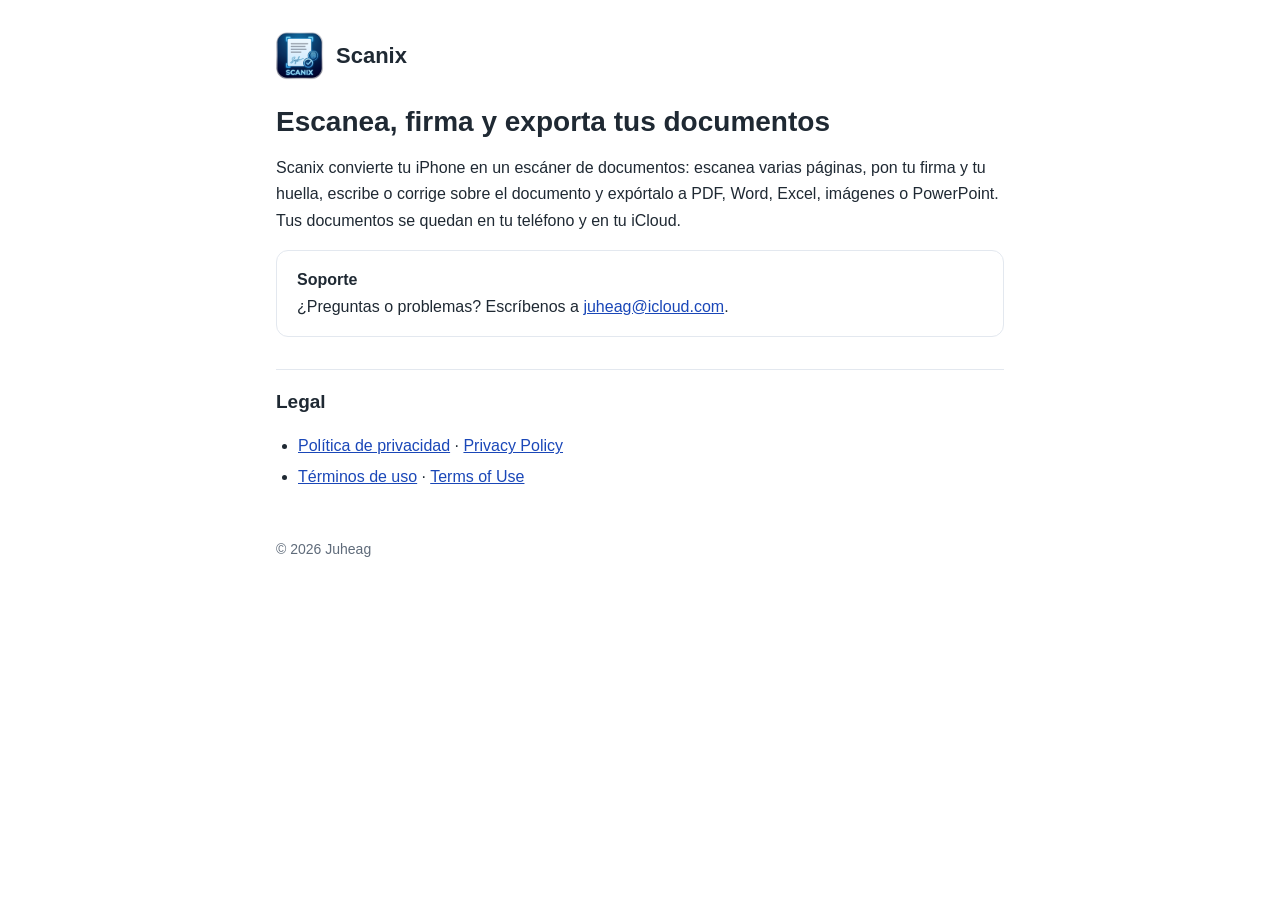
<file: index.html>
<!DOCTYPE html>
<html lang="es">
<head>
<meta charset="utf-8">
<meta name="viewport" content="width=device-width, initial-scale=1">
<title>Scanix</title>
<meta name="description" content="Escanea, firma, pon tu huella, edita y exporta documentos desde tu iPhone.">
<link rel="icon" href="icon.png">
<link rel="stylesheet" href="style.css">
</head>
<body>
<main>
<header><img src="icon.png" alt=""><a href="index.html">Scanix</a></header>

<h1>Escanea, firma y exporta tus documentos</h1>
<p>Scanix convierte tu iPhone en un escáner de documentos: escanea varias páginas, pon tu firma y tu huella, escribe o corrige sobre el documento y expórtalo a PDF, Word, Excel, imágenes o PowerPoint. Tus documentos se quedan en tu teléfono y en tu iCloud.</p>

<div class="card">
  <strong>Soporte</strong><br>
  ¿Preguntas o problemas? Escríbenos a <a href="mailto:juheag@icloud.com">juheag@icloud.com</a>.
</div>

<h2>Legal</h2>
<ul>
  <li><a href="privacidad.html">Política de privacidad</a> · <a href="privacy.html">Privacy Policy</a></li>
  <li><a href="terminos.html">Términos de uso</a> · <a href="terms.html">Terms of Use</a></li>
</ul>

<footer>© 2026 Juheag </footer>
</main>
</body>
</html>
</file>
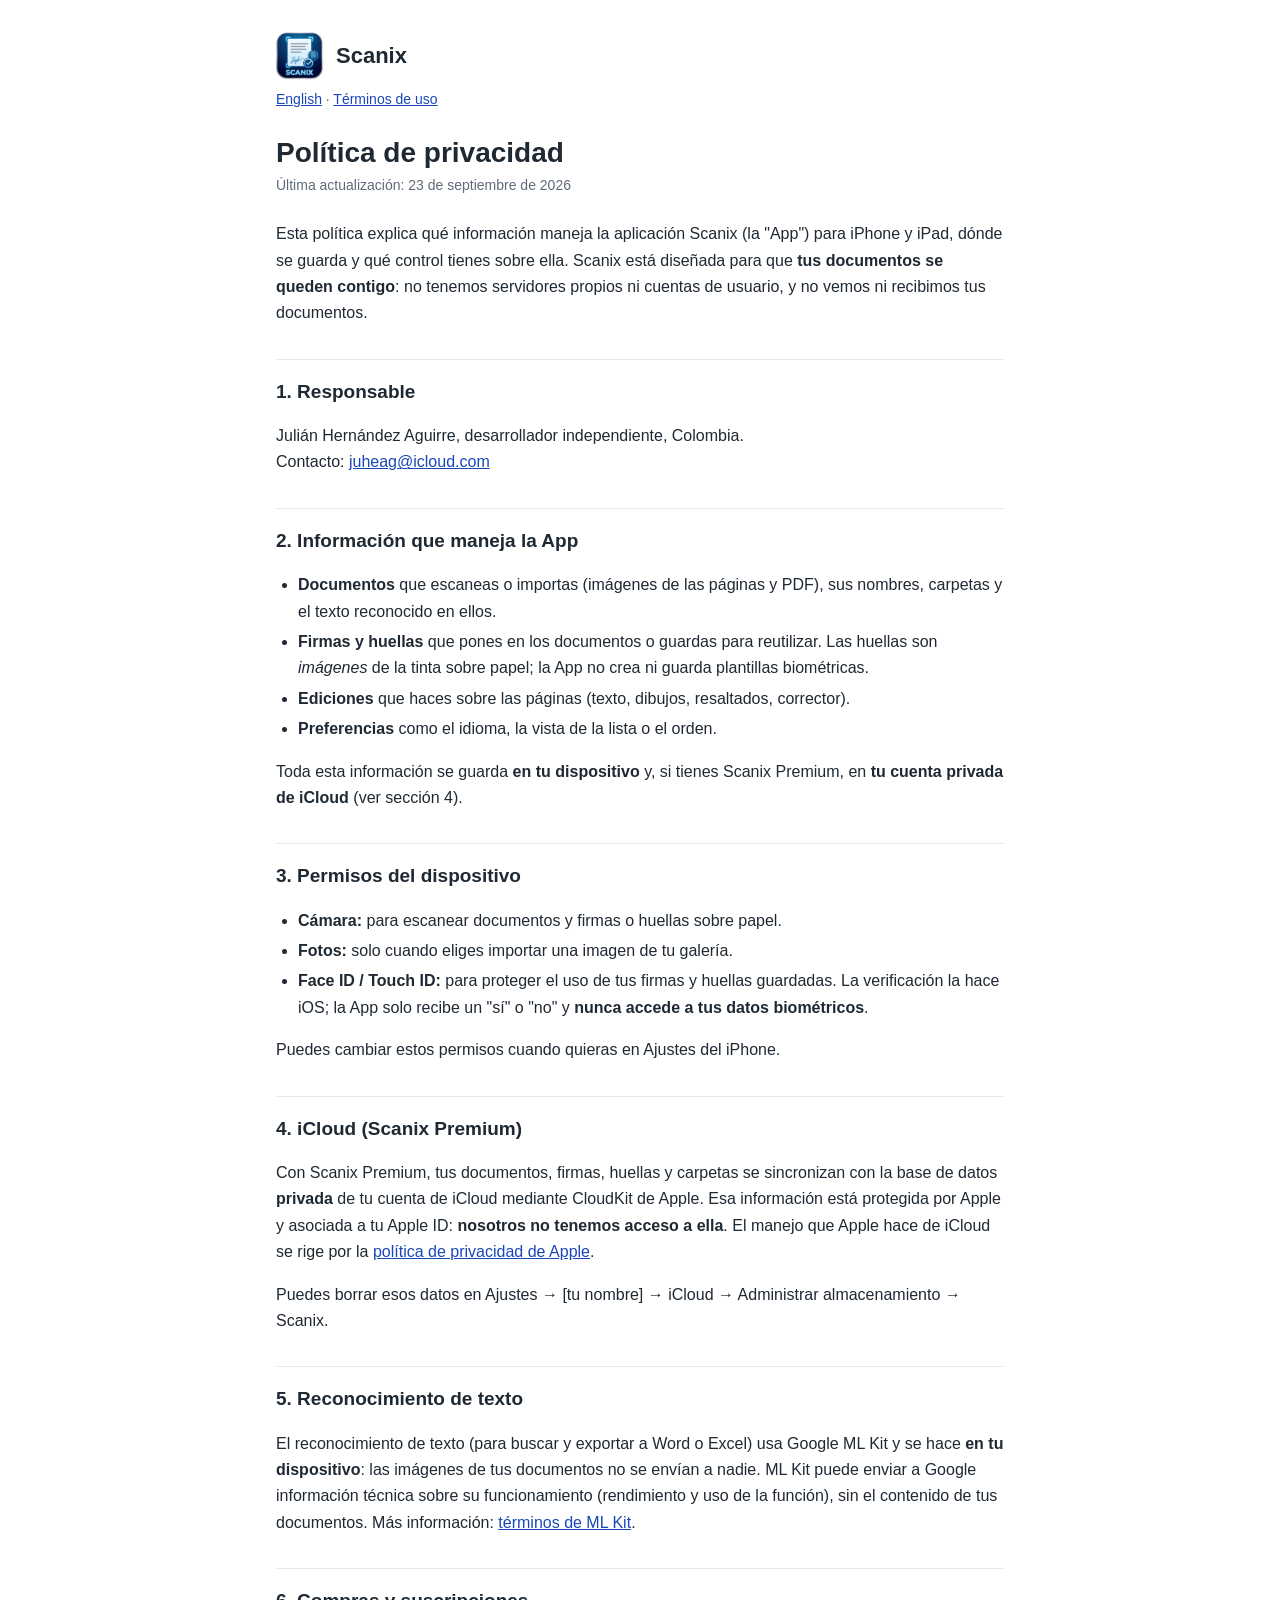
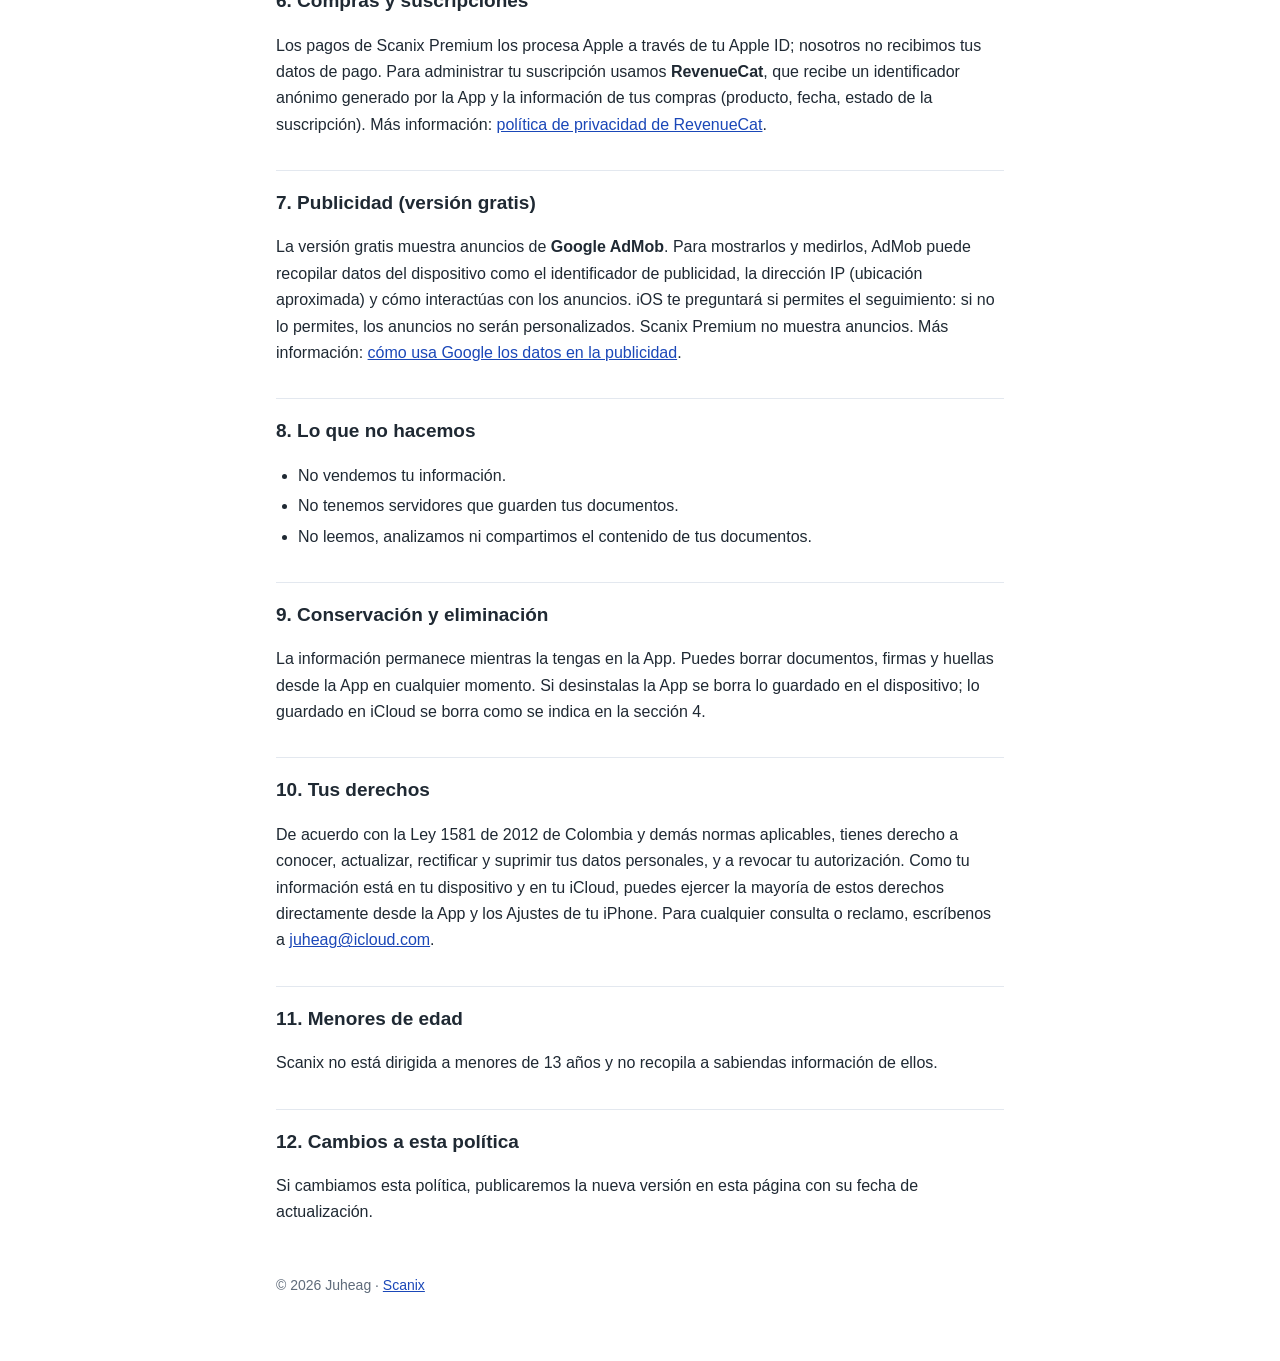
<file: privacidad.html>
<!DOCTYPE html>
<html lang="es">
<head>
<meta charset="utf-8">
<meta name="viewport" content="width=device-width, initial-scale=1">
<title>Política de privacidad – Scanix</title>
<link rel="icon" href="icon.png">
<link rel="stylesheet" href="style.css">
</head>
<body>
<main>
<header><img src="icon.png" alt=""><a href="index.html">Scanix</a></header>
<nav><a href="privacy.html">English</a> · <a href="terminos.html">Términos de uso</a></nav>

<h1>Política de privacidad</h1>
<p class="updated">Última actualización: 23 de septiembre de 2026</p>

<p>Esta política explica qué información maneja la aplicación Scanix (la "App") para iPhone y iPad, dónde se guarda y qué control tienes sobre ella. Scanix está diseñada para que <strong>tus documentos se queden contigo</strong>: no tenemos servidores propios ni cuentas de usuario, y no vemos ni recibimos tus documentos.</p>

<h2>1. Responsable</h2>
<p>Julián Hernández Aguirre, desarrollador independiente, Colombia.<br>
Contacto: <a href="mailto:juheag@icloud.com">juheag@icloud.com</a></p>

<h2>2. Información que maneja la App</h2>
<ul>
  <li><strong>Documentos</strong> que escaneas o importas (imágenes de las páginas y PDF), sus nombres, carpetas y el texto reconocido en ellos.</li>
  <li><strong>Firmas y huellas</strong> que pones en los documentos o guardas para reutilizar. Las huellas son <em>imágenes</em> de la tinta sobre papel; la App no crea ni guarda plantillas biométricas.</li>
  <li><strong>Ediciones</strong> que haces sobre las páginas (texto, dibujos, resaltados, corrector).</li>
  <li><strong>Preferencias</strong> como el idioma, la vista de la lista o el orden.</li>
</ul>
<p>Toda esta información se guarda <strong>en tu dispositivo</strong> y, si tienes Scanix Premium, en <strong>tu cuenta privada de iCloud</strong> (ver sección 4).</p>

<h2>3. Permisos del dispositivo</h2>
<ul>
  <li><strong>Cámara:</strong> para escanear documentos y firmas o huellas sobre papel.</li>
  <li><strong>Fotos:</strong> solo cuando eliges importar una imagen de tu galería.</li>
  <li><strong>Face ID / Touch ID:</strong> para proteger el uso de tus firmas y huellas guardadas. La verificación la hace iOS; la App solo recibe un "sí" o "no" y <strong>nunca accede a tus datos biométricos</strong>.</li>
</ul>
<p>Puedes cambiar estos permisos cuando quieras en Ajustes del iPhone.</p>

<h2>4. iCloud (Scanix Premium)</h2>
<p>Con Scanix Premium, tus documentos, firmas, huellas y carpetas se sincronizan con la base de datos <strong>privada</strong> de tu cuenta de iCloud mediante CloudKit de Apple. Esa información está protegida por Apple y asociada a tu Apple ID: <strong>nosotros no tenemos acceso a ella</strong>. El manejo que Apple hace de iCloud se rige por la <a href="https://www.apple.com/legal/privacy/">política de privacidad de Apple</a>.</p>
<p>Puedes borrar esos datos en Ajustes → [tu nombre] → iCloud → Administrar almacenamiento → Scanix.</p>

<h2>5. Reconocimiento de texto</h2>
<p>El reconocimiento de texto (para buscar y exportar a Word o Excel) usa Google ML Kit y se hace <strong>en tu dispositivo</strong>: las imágenes de tus documentos no se envían a nadie. ML Kit puede enviar a Google información técnica sobre su funcionamiento (rendimiento y uso de la función), sin el contenido de tus documentos. Más información: <a href="https://developers.google.com/ml-kit/terms">términos de ML Kit</a>.</p>

<h2>6. Compras y suscripciones</h2>
<p>Los pagos de Scanix Premium los procesa Apple a través de tu Apple ID; nosotros no recibimos tus datos de pago. Para administrar tu suscripción usamos <strong>RevenueCat</strong>, que recibe un identificador anónimo generado por la App y la información de tus compras (producto, fecha, estado de la suscripción). Más información: <a href="https://www.revenuecat.com/privacy">política de privacidad de RevenueCat</a>.</p>

<h2>7. Publicidad (versión gratis)</h2>
<p>La versión gratis muestra anuncios de <strong>Google AdMob</strong>. Para mostrarlos y medirlos, AdMob puede recopilar datos del dispositivo como el identificador de publicidad, la dirección IP (ubicación aproximada) y cómo interactúas con los anuncios. iOS te preguntará si permites el seguimiento: si no lo permites, los anuncios no serán personalizados. Scanix Premium no muestra anuncios. Más información: <a href="https://policies.google.com/technologies/ads">cómo usa Google los datos en la publicidad</a>.</p>

<h2>8. Lo que no hacemos</h2>
<ul>
  <li>No vendemos tu información.</li>
  <li>No tenemos servidores que guarden tus documentos.</li>
  <li>No leemos, analizamos ni compartimos el contenido de tus documentos.</li>
</ul>

<h2>9. Conservación y eliminación</h2>
<p>La información permanece mientras la tengas en la App. Puedes borrar documentos, firmas y huellas desde la App en cualquier momento. Si desinstalas la App se borra lo guardado en el dispositivo; lo guardado en iCloud se borra como se indica en la sección 4.</p>

<h2>10. Tus derechos</h2>
<p>De acuerdo con la Ley 1581 de 2012 de Colombia y demás normas aplicables, tienes derecho a conocer, actualizar, rectificar y suprimir tus datos personales, y a revocar tu autorización. Como tu información está en tu dispositivo y en tu iCloud, puedes ejercer la mayoría de estos derechos directamente desde la App y los Ajustes de tu iPhone. Para cualquier consulta o reclamo, escríbenos a <a href="mailto:juheag@icloud.com">juheag@icloud.com</a>.</p>

<h2>11. Menores de edad</h2>
<p>Scanix no está dirigida a menores de 13 años y no recopila a sabiendas información de ellos.</p>

<h2>12. Cambios a esta política</h2>
<p>Si cambiamos esta política, publicaremos la nueva versión en esta página con su fecha de actualización.</p>

<footer>© 2026 Juheag · <a href="index.html">Scanix</a></footer>
</main>
</body>
</html>
</file>
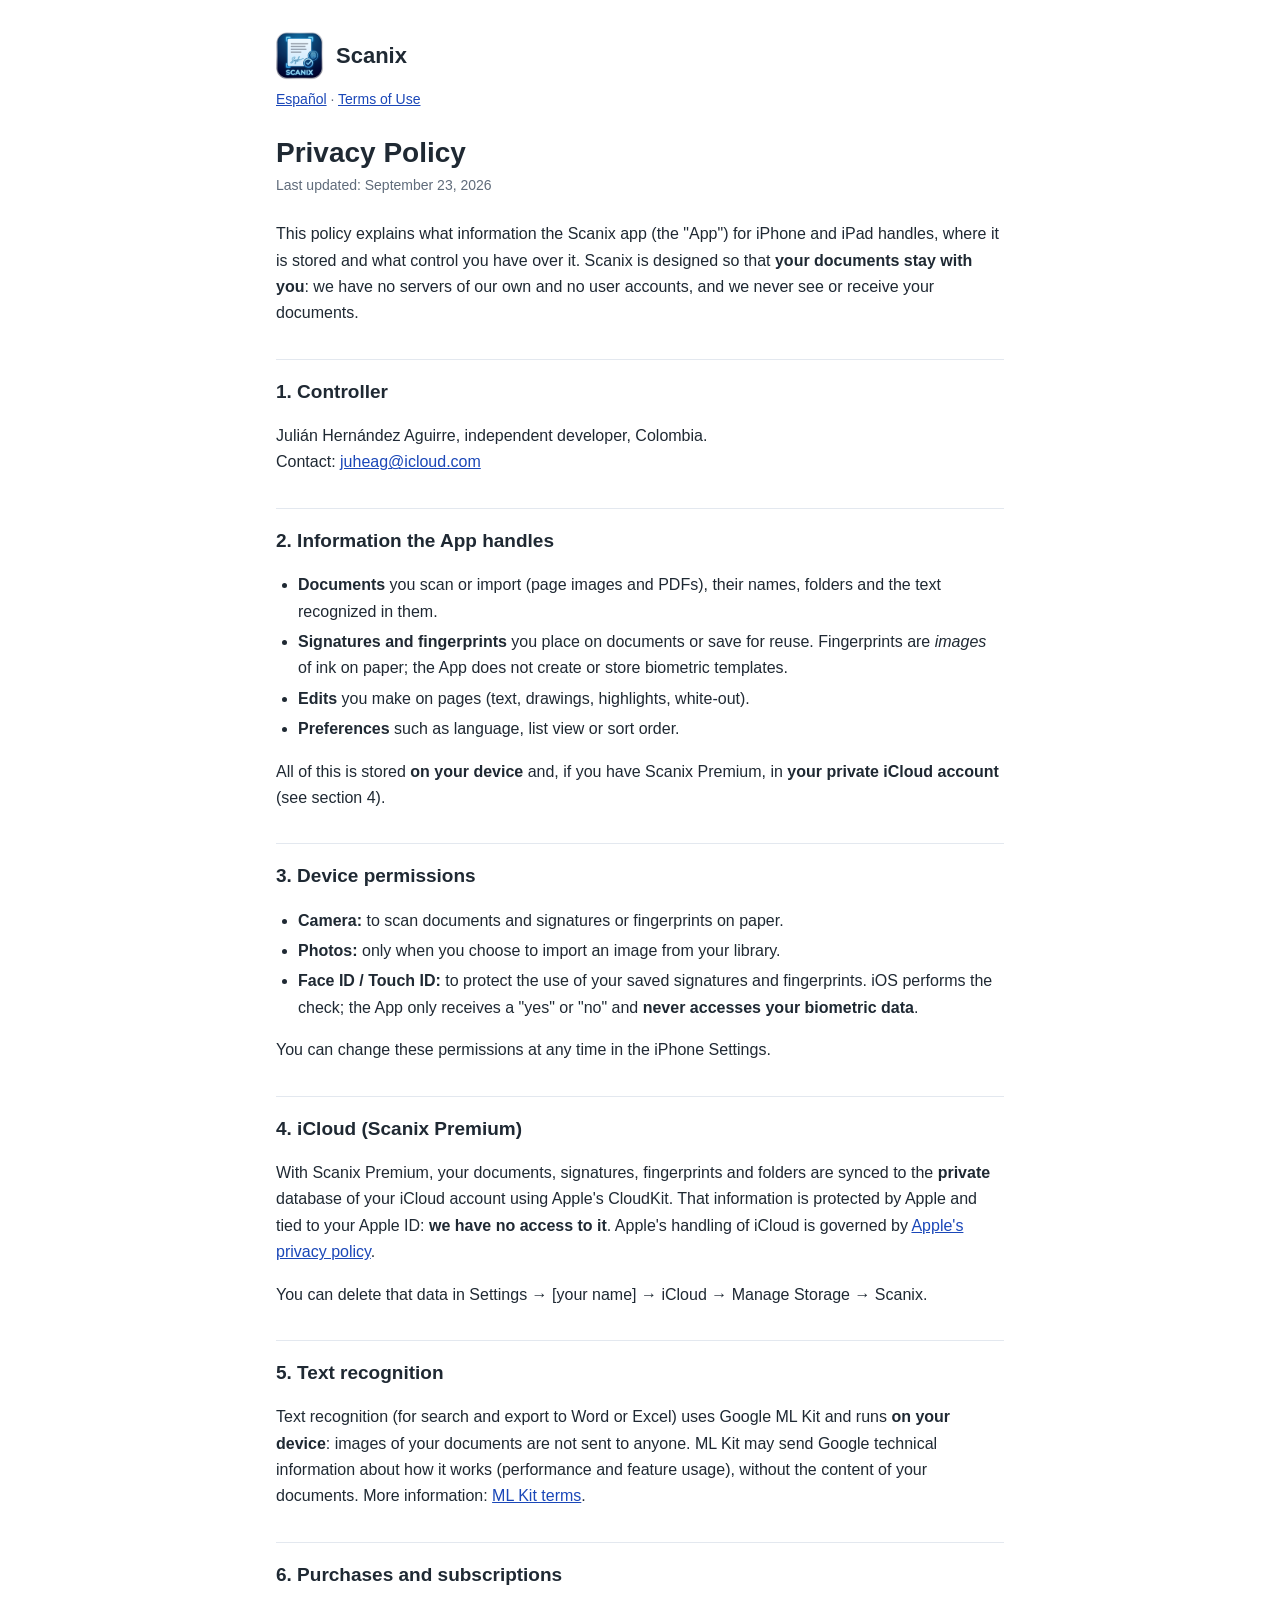
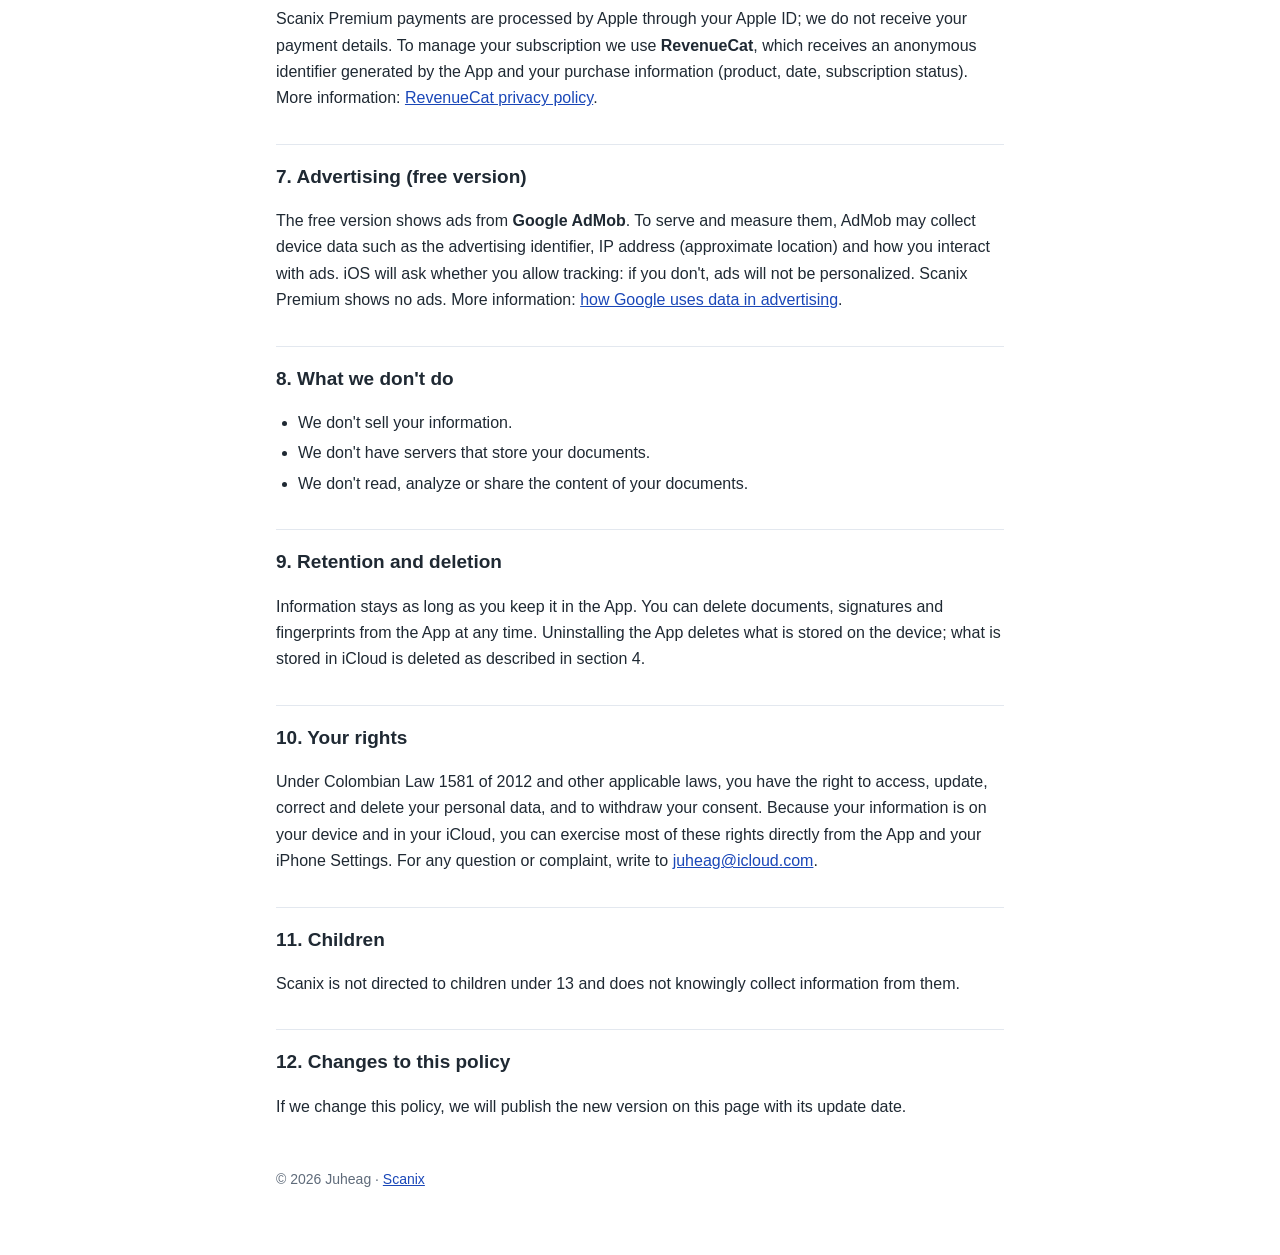
<file: privacy.html>
<!DOCTYPE html>
<html lang="en">
<head>
<meta charset="utf-8">
<meta name="viewport" content="width=device-width, initial-scale=1">
<title>Privacy Policy – Scanix</title>
<link rel="icon" href="icon.png">
<link rel="stylesheet" href="style.css">
</head>
<body>
<main>
<header><img src="icon.png" alt=""><a href="index.html">Scanix</a></header>
<nav><a href="privacidad.html">Español</a> · <a href="terms.html">Terms of Use</a></nav>

<h1>Privacy Policy</h1>
<p class="updated">Last updated: September 23, 2026</p>

<p>This policy explains what information the Scanix app (the "App") for iPhone and iPad handles, where it is stored and what control you have over it. Scanix is designed so that <strong>your documents stay with you</strong>: we have no servers of our own and no user accounts, and we never see or receive your documents.</p>

<h2>1. Controller</h2>
<p>Julián Hernández Aguirre, independent developer, Colombia.<br>
Contact: <a href="mailto:juheag@icloud.com">juheag@icloud.com</a></p>

<h2>2. Information the App handles</h2>
<ul>
  <li><strong>Documents</strong> you scan or import (page images and PDFs), their names, folders and the text recognized in them.</li>
  <li><strong>Signatures and fingerprints</strong> you place on documents or save for reuse. Fingerprints are <em>images</em> of ink on paper; the App does not create or store biometric templates.</li>
  <li><strong>Edits</strong> you make on pages (text, drawings, highlights, white-out).</li>
  <li><strong>Preferences</strong> such as language, list view or sort order.</li>
</ul>
<p>All of this is stored <strong>on your device</strong> and, if you have Scanix Premium, in <strong>your private iCloud account</strong> (see section 4).</p>

<h2>3. Device permissions</h2>
<ul>
  <li><strong>Camera:</strong> to scan documents and signatures or fingerprints on paper.</li>
  <li><strong>Photos:</strong> only when you choose to import an image from your library.</li>
  <li><strong>Face ID / Touch ID:</strong> to protect the use of your saved signatures and fingerprints. iOS performs the check; the App only receives a "yes" or "no" and <strong>never accesses your biometric data</strong>.</li>
</ul>
<p>You can change these permissions at any time in the iPhone Settings.</p>

<h2>4. iCloud (Scanix Premium)</h2>
<p>With Scanix Premium, your documents, signatures, fingerprints and folders are synced to the <strong>private</strong> database of your iCloud account using Apple's CloudKit. That information is protected by Apple and tied to your Apple ID: <strong>we have no access to it</strong>. Apple's handling of iCloud is governed by <a href="https://www.apple.com/legal/privacy/">Apple's privacy policy</a>.</p>
<p>You can delete that data in Settings → [your name] → iCloud → Manage Storage → Scanix.</p>

<h2>5. Text recognition</h2>
<p>Text recognition (for search and export to Word or Excel) uses Google ML Kit and runs <strong>on your device</strong>: images of your documents are not sent to anyone. ML Kit may send Google technical information about how it works (performance and feature usage), without the content of your documents. More information: <a href="https://developers.google.com/ml-kit/terms">ML Kit terms</a>.</p>

<h2>6. Purchases and subscriptions</h2>
<p>Scanix Premium payments are processed by Apple through your Apple ID; we do not receive your payment details. To manage your subscription we use <strong>RevenueCat</strong>, which receives an anonymous identifier generated by the App and your purchase information (product, date, subscription status). More information: <a href="https://www.revenuecat.com/privacy">RevenueCat privacy policy</a>.</p>

<h2>7. Advertising (free version)</h2>
<p>The free version shows ads from <strong>Google AdMob</strong>. To serve and measure them, AdMob may collect device data such as the advertising identifier, IP address (approximate location) and how you interact with ads. iOS will ask whether you allow tracking: if you don't, ads will not be personalized. Scanix Premium shows no ads. More information: <a href="https://policies.google.com/technologies/ads">how Google uses data in advertising</a>.</p>

<h2>8. What we don't do</h2>
<ul>
  <li>We don't sell your information.</li>
  <li>We don't have servers that store your documents.</li>
  <li>We don't read, analyze or share the content of your documents.</li>
</ul>

<h2>9. Retention and deletion</h2>
<p>Information stays as long as you keep it in the App. You can delete documents, signatures and fingerprints from the App at any time. Uninstalling the App deletes what is stored on the device; what is stored in iCloud is deleted as described in section 4.</p>

<h2>10. Your rights</h2>
<p>Under Colombian Law 1581 of 2012 and other applicable laws, you have the right to access, update, correct and delete your personal data, and to withdraw your consent. Because your information is on your device and in your iCloud, you can exercise most of these rights directly from the App and your iPhone Settings. For any question or complaint, write to <a href="mailto:juheag@icloud.com">juheag@icloud.com</a>.</p>

<h2>11. Children</h2>
<p>Scanix is not directed to children under 13 and does not knowingly collect information from them.</p>

<h2>12. Changes to this policy</h2>
<p>If we change this policy, we will publish the new version on this page with its update date.</p>

<footer>© 2026 Juheag · <a href="index.html">Scanix</a></footer>
</main>
</body>
</html>
</file>
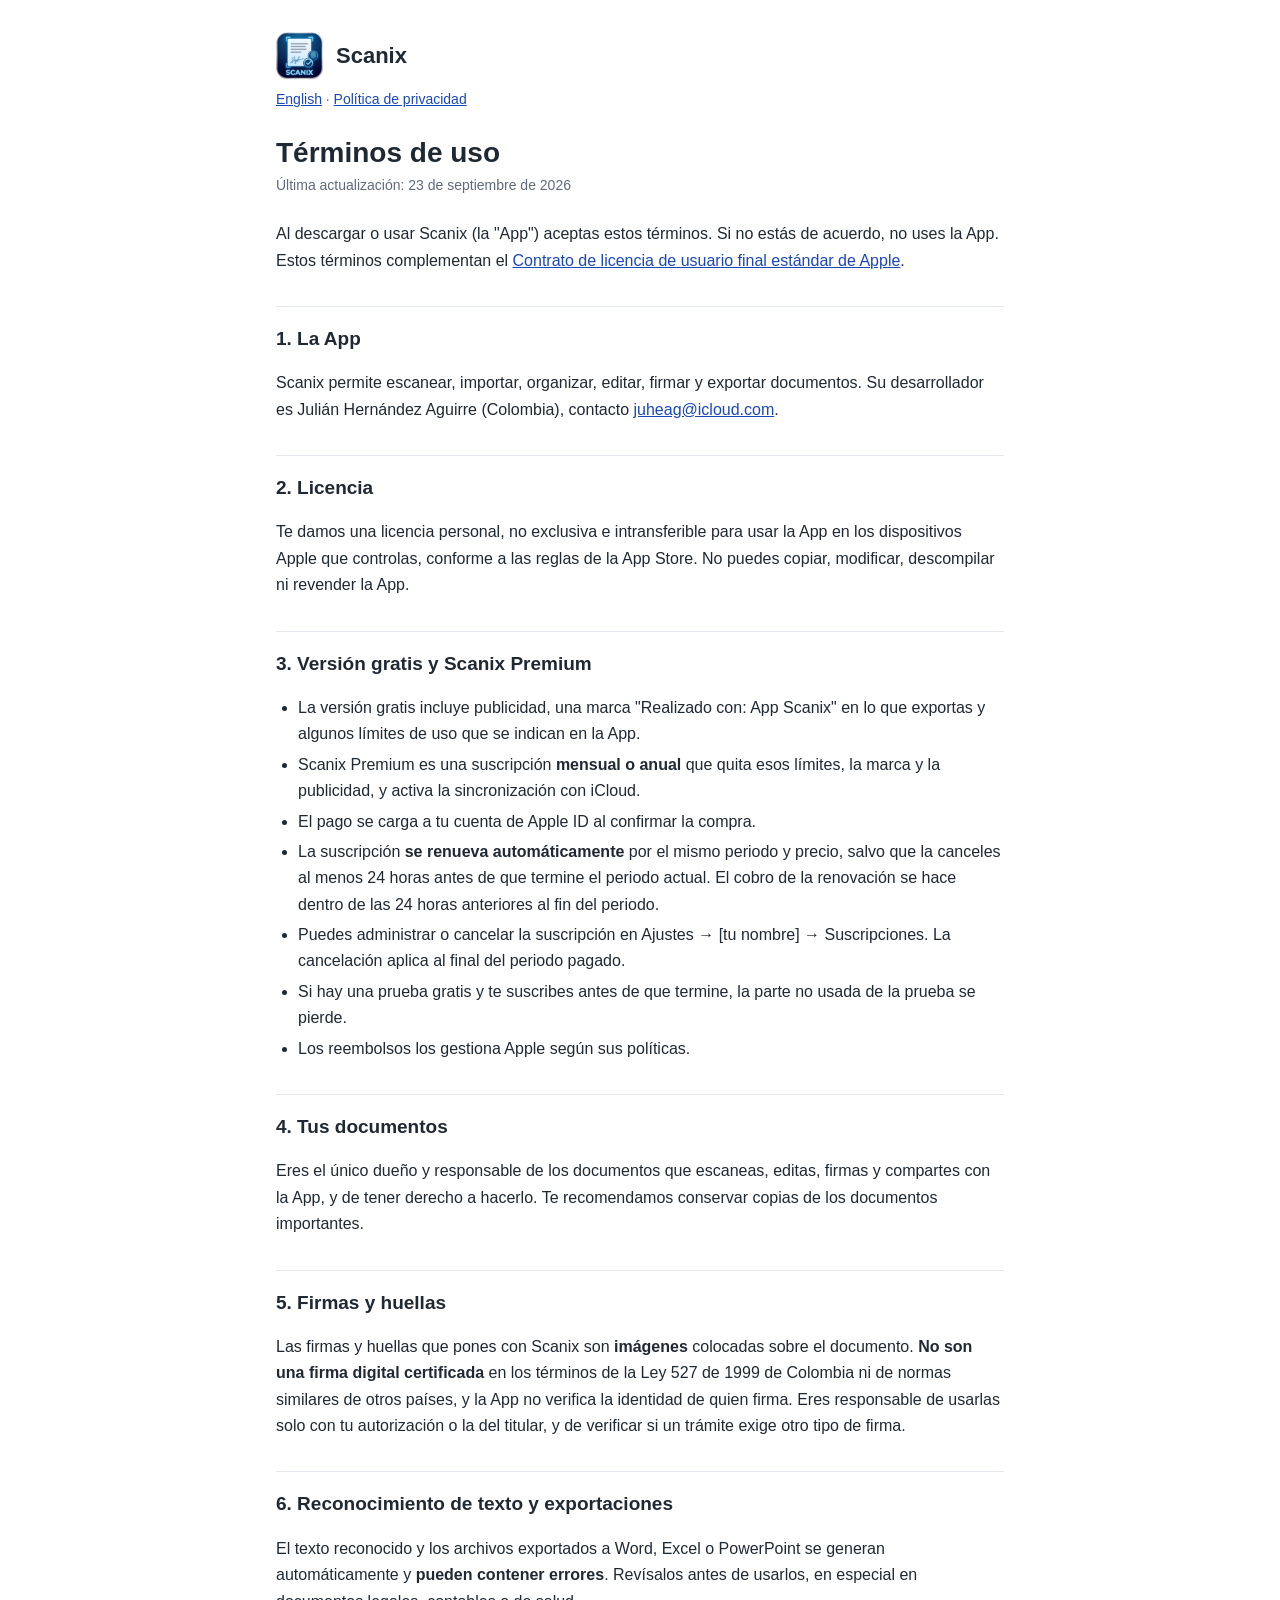
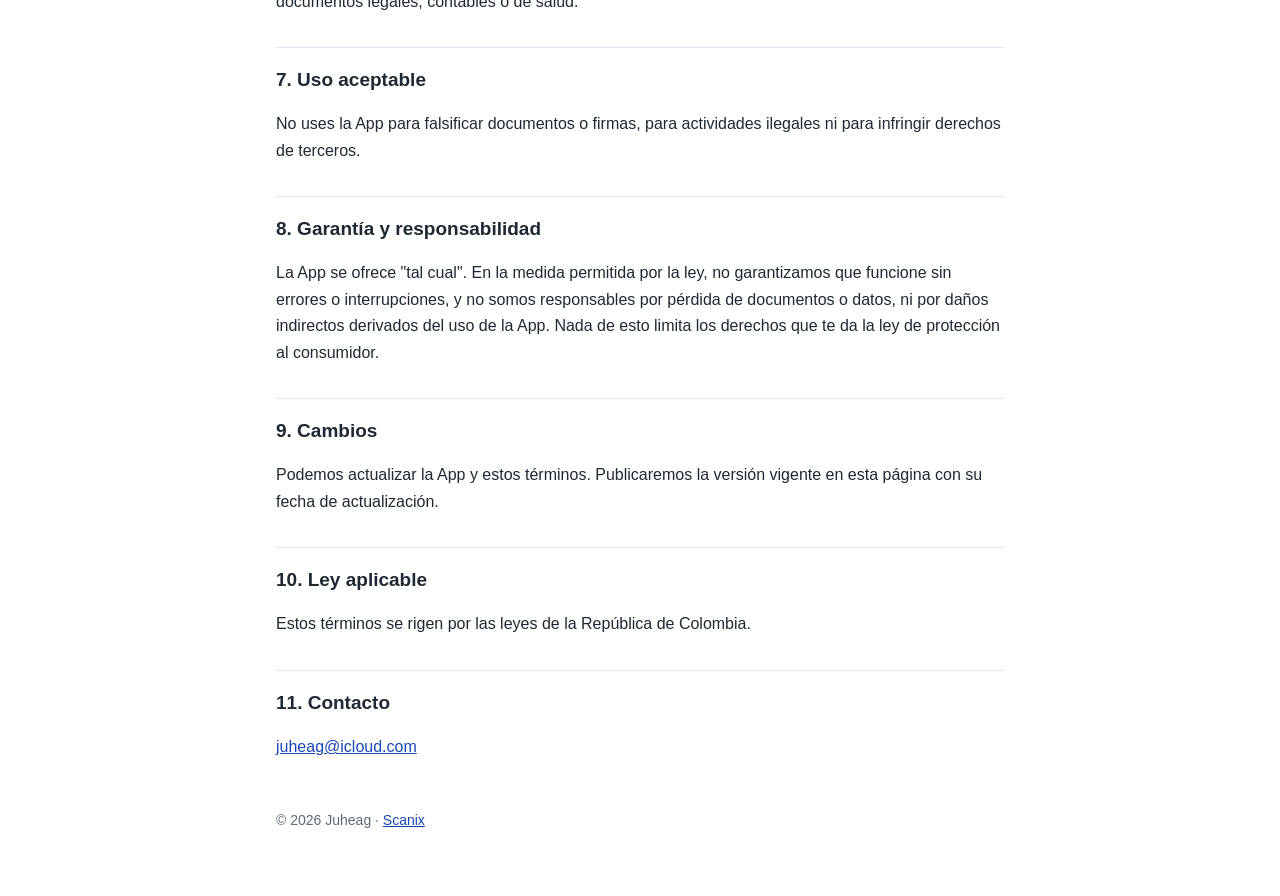
<file: terminos.html>
<!DOCTYPE html>
<html lang="es">
<head>
<meta charset="utf-8">
<meta name="viewport" content="width=device-width, initial-scale=1">
<title>Términos de uso – Scanix</title>
<link rel="icon" href="icon.png">
<link rel="stylesheet" href="style.css">
</head>
<body>
<main>
<header><img src="icon.png" alt=""><a href="index.html">Scanix</a></header>
<nav><a href="terms.html">English</a> · <a href="privacidad.html">Política de privacidad</a></nav>

<h1>Términos de uso</h1>
<p class="updated">Última actualización: 23 de septiembre de 2026</p>

<p>Al descargar o usar Scanix (la "App") aceptas estos términos. Si no estás de acuerdo, no uses la App. Estos términos complementan el <a href="https://www.apple.com/legal/internet-services/itunes/dev/stdeula/">Contrato de licencia de usuario final estándar de Apple</a>.</p>

<h2>1. La App</h2>
<p>Scanix permite escanear, importar, organizar, editar, firmar y exportar documentos. Su desarrollador es Julián Hernández Aguirre (Colombia), contacto <a href="mailto:juheag@icloud.com">juheag@icloud.com</a>.</p>

<h2>2. Licencia</h2>
<p>Te damos una licencia personal, no exclusiva e intransferible para usar la App en los dispositivos Apple que controlas, conforme a las reglas de la App Store. No puedes copiar, modificar, descompilar ni revender la App.</p>

<h2>3. Versión gratis y Scanix Premium</h2>
<ul>
  <li>La versión gratis incluye publicidad, una marca "Realizado con: App Scanix" en lo que exportas y algunos límites de uso que se indican en la App.</li>
  <li>Scanix Premium es una suscripción <strong>mensual o anual</strong> que quita esos límites, la marca y la publicidad, y activa la sincronización con iCloud.</li>
  <li>El pago se carga a tu cuenta de Apple ID al confirmar la compra.</li>
  <li>La suscripción <strong>se renueva automáticamente</strong> por el mismo periodo y precio, salvo que la canceles al menos 24 horas antes de que termine el periodo actual. El cobro de la renovación se hace dentro de las 24 horas anteriores al fin del periodo.</li>
  <li>Puedes administrar o cancelar la suscripción en Ajustes → [tu nombre] → Suscripciones. La cancelación aplica al final del periodo pagado.</li>
  <li>Si hay una prueba gratis y te suscribes antes de que termine, la parte no usada de la prueba se pierde.</li>
  <li>Los reembolsos los gestiona Apple según sus políticas.</li>
</ul>

<h2>4. Tus documentos</h2>
<p>Eres el único dueño y responsable de los documentos que escaneas, editas, firmas y compartes con la App, y de tener derecho a hacerlo. Te recomendamos conservar copias de los documentos importantes.</p>

<h2>5. Firmas y huellas</h2>
<p>Las firmas y huellas que pones con Scanix son <strong>imágenes</strong> colocadas sobre el documento. <strong>No son una firma digital certificada</strong> en los términos de la Ley 527 de 1999 de Colombia ni de normas similares de otros países, y la App no verifica la identidad de quien firma. Eres responsable de usarlas solo con tu autorización o la del titular, y de verificar si un trámite exige otro tipo de firma.</p>

<h2>6. Reconocimiento de texto y exportaciones</h2>
<p>El texto reconocido y los archivos exportados a Word, Excel o PowerPoint se generan automáticamente y <strong>pueden contener errores</strong>. Revísalos antes de usarlos, en especial en documentos legales, contables o de salud.</p>

<h2>7. Uso aceptable</h2>
<p>No uses la App para falsificar documentos o firmas, para actividades ilegales ni para infringir derechos de terceros.</p>

<h2>8. Garantía y responsabilidad</h2>
<p>La App se ofrece "tal cual". En la medida permitida por la ley, no garantizamos que funcione sin errores o interrupciones, y no somos responsables por pérdida de documentos o datos, ni por daños indirectos derivados del uso de la App. Nada de esto limita los derechos que te da la ley de protección al consumidor.</p>

<h2>9. Cambios</h2>
<p>Podemos actualizar la App y estos términos. Publicaremos la versión vigente en esta página con su fecha de actualización.</p>

<h2>10. Ley aplicable</h2>
<p>Estos términos se rigen por las leyes de la República de Colombia.</p>

<h2>11. Contacto</h2>
<p><a href="mailto:juheag@icloud.com">juheag@icloud.com</a></p>

<footer>© 2026 Juheag · <a href="index.html">Scanix</a></footer>
</main>
</body>
</html>
</file>
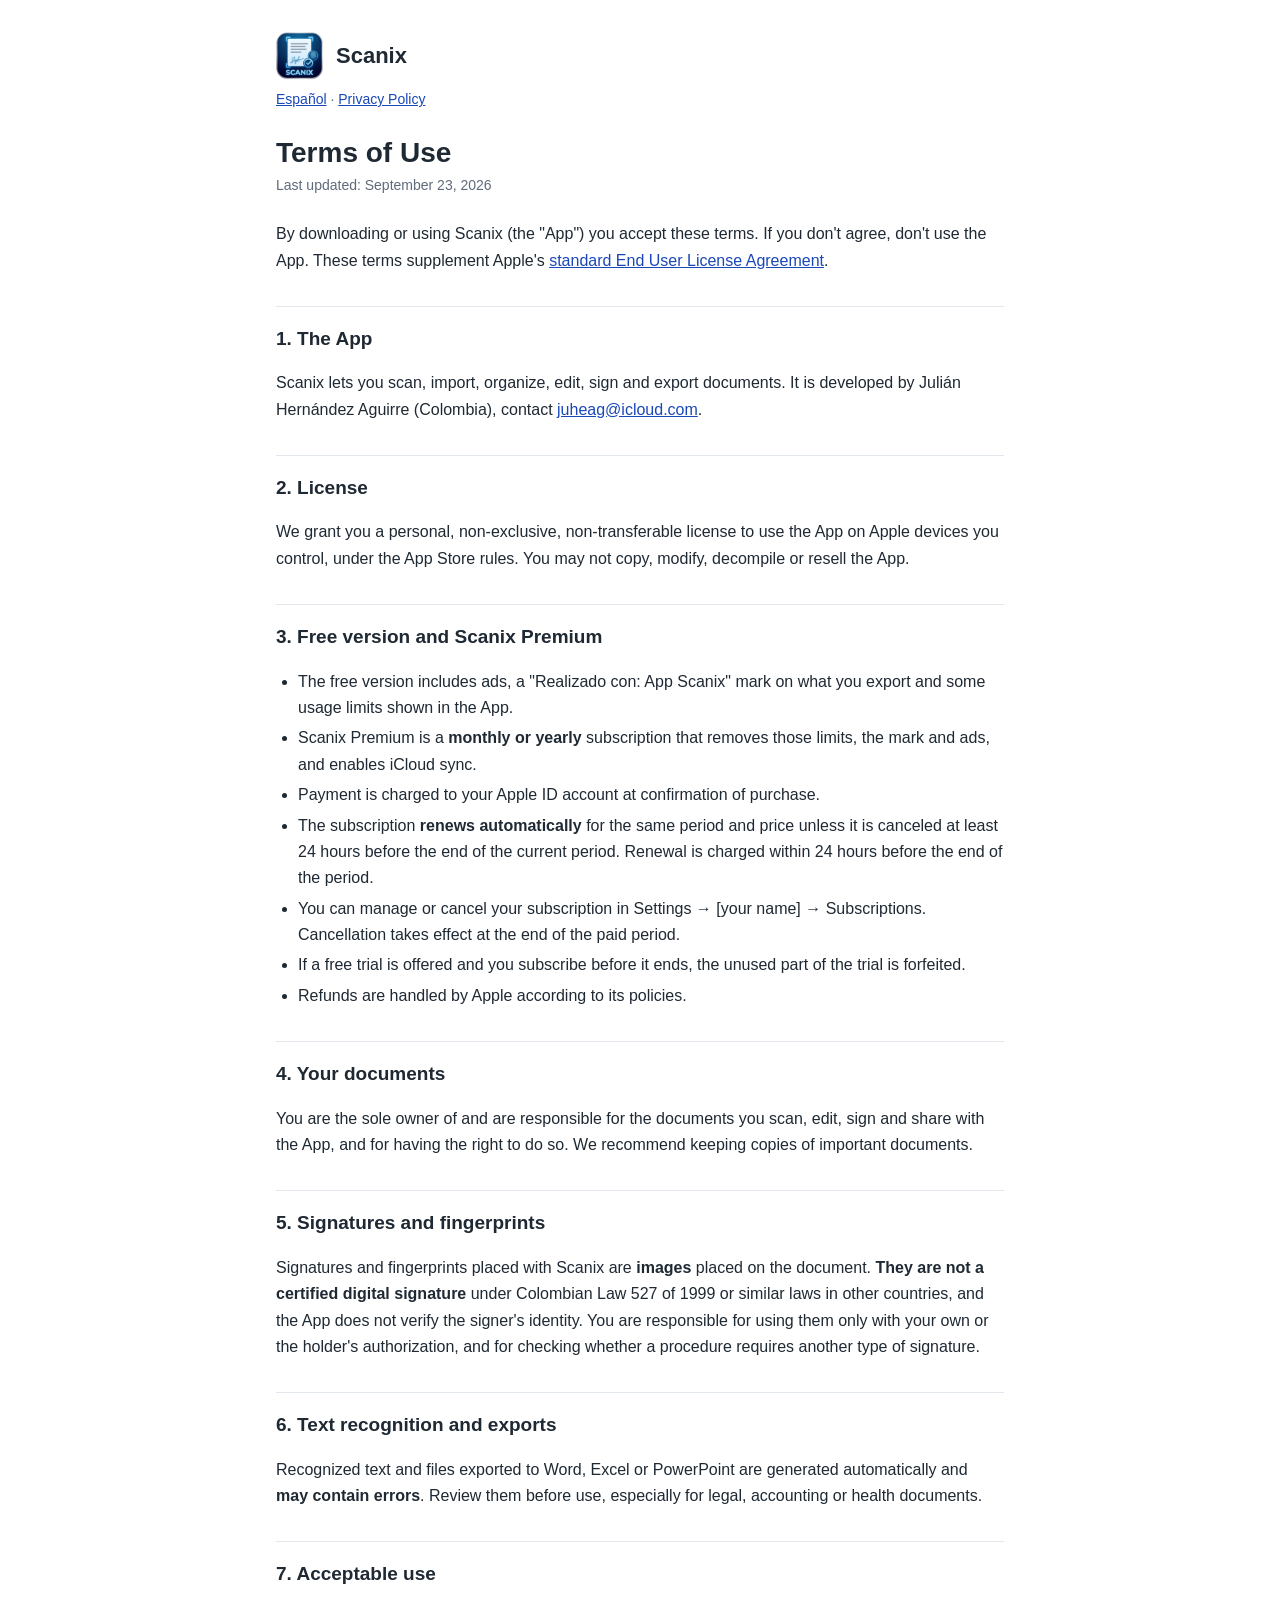
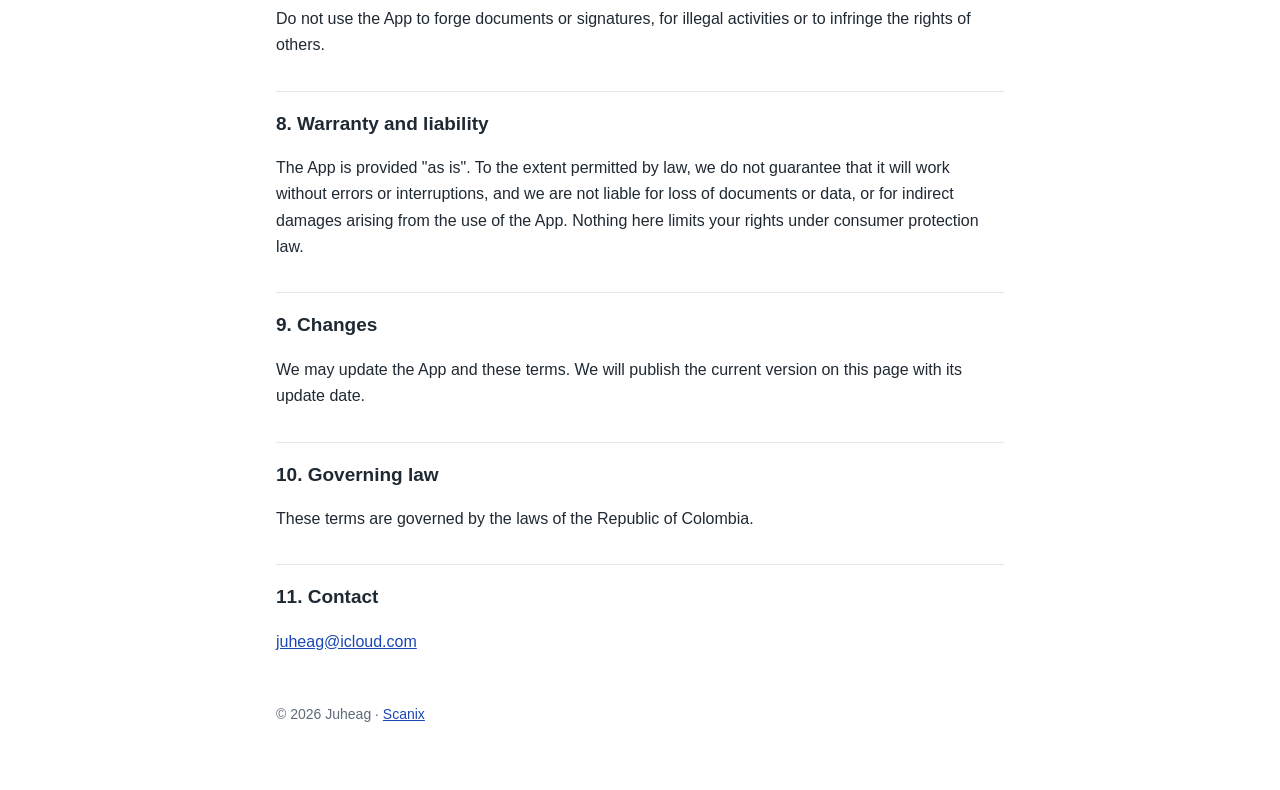
<file: terms.html>
<!DOCTYPE html>
<html lang="en">
<head>
<meta charset="utf-8">
<meta name="viewport" content="width=device-width, initial-scale=1">
<title>Terms of Use – Scanix</title>
<link rel="icon" href="icon.png">
<link rel="stylesheet" href="style.css">
</head>
<body>
<main>
<header><img src="icon.png" alt=""><a href="index.html">Scanix</a></header>
<nav><a href="terminos.html">Español</a> · <a href="privacy.html">Privacy Policy</a></nav>

<h1>Terms of Use</h1>
<p class="updated">Last updated: September 23, 2026</p>

<p>By downloading or using Scanix (the "App") you accept these terms. If you don't agree, don't use the App. These terms supplement Apple's <a href="https://www.apple.com/legal/internet-services/itunes/dev/stdeula/">standard End User License Agreement</a>.</p>

<h2>1. The App</h2>
<p>Scanix lets you scan, import, organize, edit, sign and export documents. It is developed by Julián Hernández Aguirre (Colombia), contact <a href="mailto:juheag@icloud.com">juheag@icloud.com</a>.</p>

<h2>2. License</h2>
<p>We grant you a personal, non-exclusive, non-transferable license to use the App on Apple devices you control, under the App Store rules. You may not copy, modify, decompile or resell the App.</p>

<h2>3. Free version and Scanix Premium</h2>
<ul>
  <li>The free version includes ads, a "Realizado con: App Scanix" mark on what you export and some usage limits shown in the App.</li>
  <li>Scanix Premium is a <strong>monthly or yearly</strong> subscription that removes those limits, the mark and ads, and enables iCloud sync.</li>
  <li>Payment is charged to your Apple ID account at confirmation of purchase.</li>
  <li>The subscription <strong>renews automatically</strong> for the same period and price unless it is canceled at least 24 hours before the end of the current period. Renewal is charged within 24 hours before the end of the period.</li>
  <li>You can manage or cancel your subscription in Settings → [your name] → Subscriptions. Cancellation takes effect at the end of the paid period.</li>
  <li>If a free trial is offered and you subscribe before it ends, the unused part of the trial is forfeited.</li>
  <li>Refunds are handled by Apple according to its policies.</li>
</ul>

<h2>4. Your documents</h2>
<p>You are the sole owner of and are responsible for the documents you scan, edit, sign and share with the App, and for having the right to do so. We recommend keeping copies of important documents.</p>

<h2>5. Signatures and fingerprints</h2>
<p>Signatures and fingerprints placed with Scanix are <strong>images</strong> placed on the document. <strong>They are not a certified digital signature</strong> under Colombian Law 527 of 1999 or similar laws in other countries, and the App does not verify the signer's identity. You are responsible for using them only with your own or the holder's authorization, and for checking whether a procedure requires another type of signature.</p>

<h2>6. Text recognition and exports</h2>
<p>Recognized text and files exported to Word, Excel or PowerPoint are generated automatically and <strong>may contain errors</strong>. Review them before use, especially for legal, accounting or health documents.</p>

<h2>7. Acceptable use</h2>
<p>Do not use the App to forge documents or signatures, for illegal activities or to infringe the rights of others.</p>

<h2>8. Warranty and liability</h2>
<p>The App is provided "as is". To the extent permitted by law, we do not guarantee that it will work without errors or interruptions, and we are not liable for loss of documents or data, or for indirect damages arising from the use of the App. Nothing here limits your rights under consumer protection law.</p>

<h2>9. Changes</h2>
<p>We may update the App and these terms. We will publish the current version on this page with its update date.</p>

<h2>10. Governing law</h2>
<p>These terms are governed by the laws of the Republic of Colombia.</p>

<h2>11. Contact</h2>
<p><a href="mailto:juheag@icloud.com">juheag@icloud.com</a></p>

<footer>© 2026 Juheag · <a href="index.html">Scanix</a></footer>
</main>
</body>
</html>
</file>
<file: style.css>
:root {
  --bg: #ffffff;
  --text: #1f2933;
  --muted: #5f6b7a;
  --accent: #1a47b8;
  --line: #e3e8ef;
}
@media (prefers-color-scheme: dark) {
  :root { --bg: #111418; --text: #e6e9ee; --muted: #a0aab6; --accent: #7aa2ff; --line: #2a3038; }
}
* { box-sizing: border-box; }
body {
  margin: 0;
  background: var(--bg);
  color: var(--text);
  font: 16px/1.65 -apple-system, BlinkMacSystemFont, "Segoe UI", Roboto, Helvetica, Arial, sans-serif;
}
main { max-width: 760px; margin: 0 auto; padding: 32px 16px 64px; }
header { display: flex; align-items: center; gap: 12px; margin-bottom: 8px; }
header img { width: 48px; height: 48px; border-radius: 11px; }
header a { color: inherit; text-decoration: none; font-weight: 700; font-size: 22px; }
nav { font-size: 14px; color: var(--muted); margin-bottom: 24px; }
nav a { color: var(--accent); }
h1 { font-size: 28px; line-height: 1.25; margin: 24px 0 4px; }
h2 { font-size: 19px; margin: 32px 0 8px; padding-top: 16px; border-top: 1px solid var(--line); }
.updated { color: var(--muted); font-size: 14px; margin: 0 0 24px; }
a { color: var(--accent); }
ul { padding-left: 22px; }
li { margin: 4px 0; }
.card { border: 1px solid var(--line); border-radius: 12px; padding: 16px 20px; margin: 12px 0; }
footer { margin-top: 48px; color: var(--muted); font-size: 14px; }
</file>
